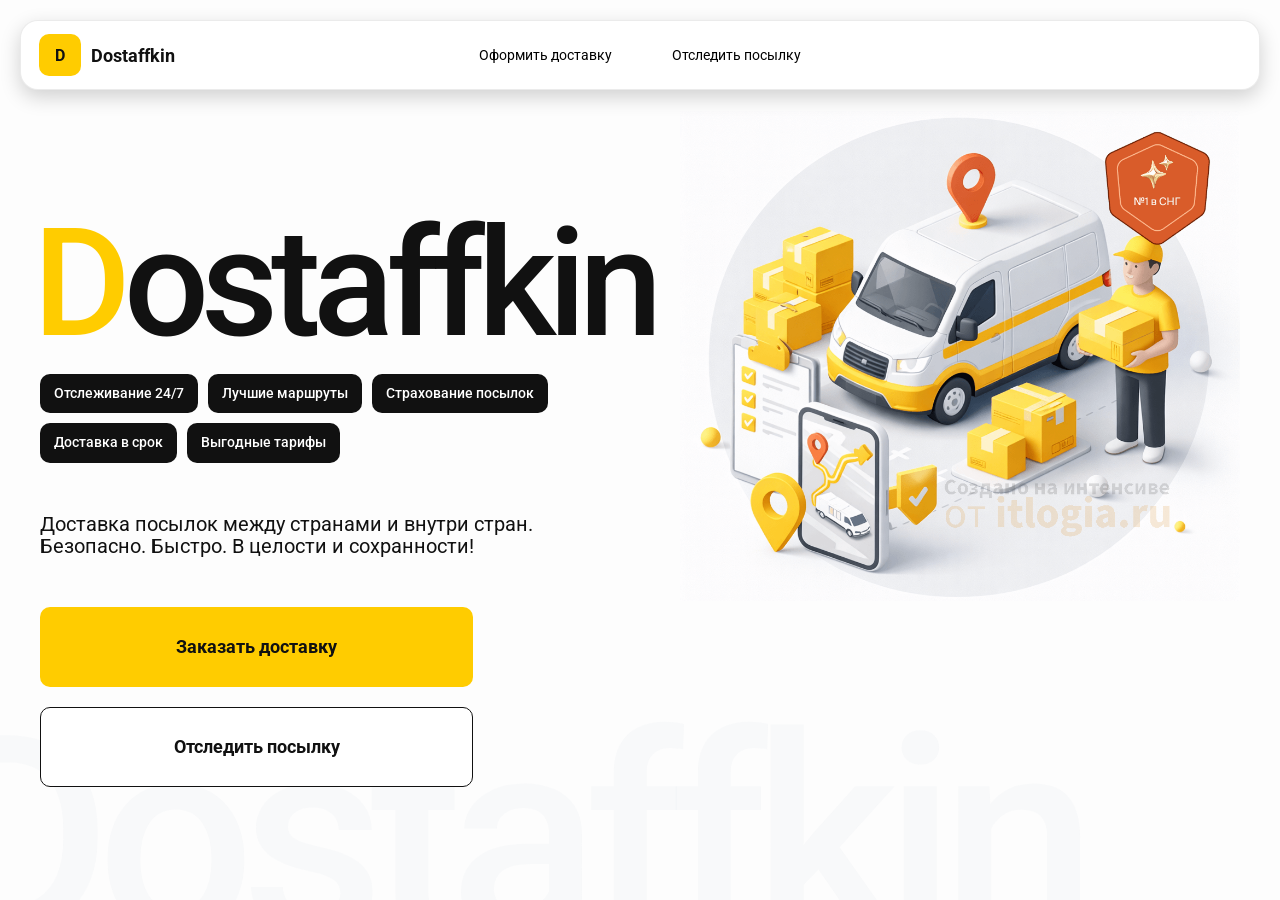
<file: index.html>
<!doctype html>
<html lang="ru">
  <head>
    <meta charset="utf-8" />
    <meta name="viewport" content="width=device-width,initial-scale=1,maximum-scale=1,user-scalable=0" />
    <title>
      Dostaffkin — Доставка посылок между странами и внутри стран. Безопасно.
      Быстро. В целости и сохранности!
    </title>

    <link href="styles/base.css" rel="stylesheet" />
    <link href="styles/base_adaptive.css" rel="stylesheet" />

    <link href="styles/index.css" rel="stylesheet" />
    <link href="styles/index_adaptive.css" rel="stylesheet" />
  </head>

  <body>
    <div class="container">
      <header class="header">
        <a class="header-brand" href="#">
          <div class="header-logo">D</div>
          <div class="header-title">Dostaffkin</div>
        </a>

        <nav class="header-menu">
          <a class="header-link" href="./order.html">Оформить <span>доставку</span></a>
          <a class="header-link" href="./track.html">Отследить <span>посылку</span></a>
        </nav>
      </header>
      <main class="main">
        <section class="main-info">
          <div class="main-title"><span>D</span>ostaffkin</div>
          <div class="main-features">
            <div class="main-feature">Отслеживание 24/7</div>
            <div class="main-feature">Лучшие маршруты</div>
            <div class="main-feature">Страхование посылок</div>
            <div class="main-feature">Доставка в срок</div>
            <div class="main-feature">Выгодные тарифы</div>
          </div>
          <div class="main-description">
            Доставка посылок между странами и внутри стран. Безопасно. Быстро. В
            целости и сохранности!
          </div>
          <div class="main-actions">
            <a class="button" type="button" href="./order.html">Заказать доставку</a>
            <a class="button button-white" type="button" href="./track.html">Отследить посылку</a>
          </div>
        </section>
        <div class="main-title-ghost">Dostaffkin</div>
        <section class="main-image">
          <img src="images/main-image 1.png" alt="Main image" />
        </section>
      </main>
    </div>
  </body>
</html>
</file>
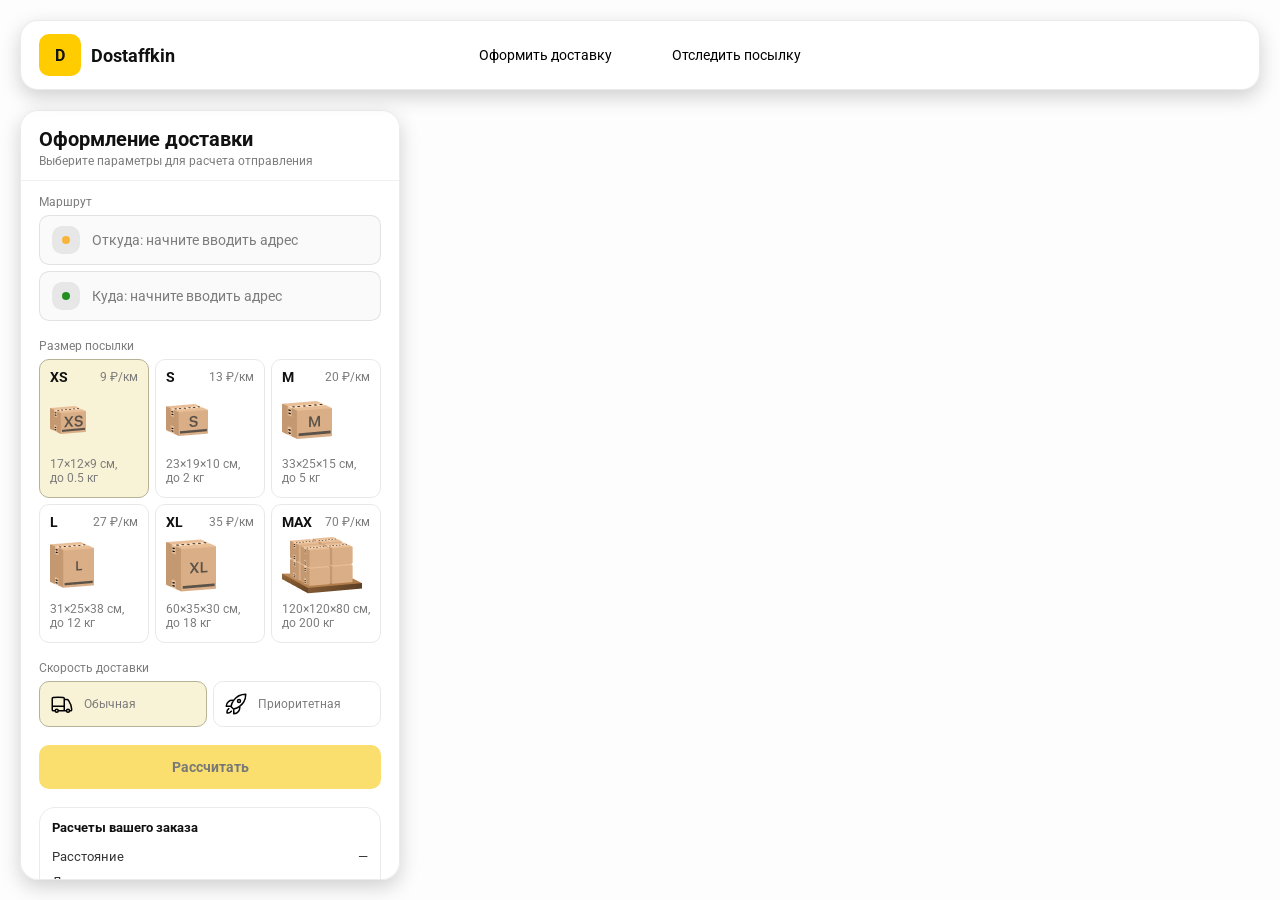
<file: order.html>
<!doctype html>
<html lang="ru">

<head>
    <meta charset="utf-8" />
    <meta name="viewport" content="width=device-width,initial-scale=1,maximum-scale=1,user-scalable=0" />
    <title>Оформление доставки</title>

    <link rel="stylesheet" href="styles/base.css" />
    <link rel="stylesheet" href="styles/base_adaptive.css" />

    <link rel="stylesheet" href="styles/order.css" />
    <link rel="stylesheet" href="styles/order_adaptive.css" />

    <script src="https://testologia.ru/ymc_min.js" data-apikey="c179916f-b84c-4f28-92c3-5a9259622166" data-suggest-apikey="a310674b-3667-4cc6-8308-9487becee17e"></script>



</head>

<body>
    <div id="map"></div>
    <header class="header">
        <a class="header-brand" href="./index.html">
            <div class="header-logo">D</div>
            <div class="header-title">Dostaffkin</div>
        </a>

        <nav class="header-menu">
            <a class="header-link" href="#">Оформить <span>доставку</span></a>
            <a class="header-link" href="./track.html">Отследить <span>посылку</span></a>
        </nav>
    </header>

    <aside class="main" id="sidebar">
        <div class="main-header">
            <div class="main-title">Оформление доставки</div>
            <div class="main-text">Выберите параметры для расчета отправления</div>
        </div>
        <div class="main-content">
            <div class="main-route">
                <div class="main-block-title">Маршрут</div>
                <div class="main-fields">
                    <div class="main-field" id="fromField">
                        <div class="main-pin"></div>
                        <input id="from" placeholder="Откуда: начните вводить адрес" autocomplete="off" />
                        <div class="main-ac" id="fromAc" role="listbox" aria-label="Подсказки адресов"></div>
                    </div>

                    <div class="main-field" id="toField">
                        <div class="main-pin"></div>
                        <input id="to" placeholder="Куда: начните вводить адрес" autocomplete="off" />
                        <div class="main-ac" id="toAc" role="listbox" aria-label="Подсказки адресов"></div>
                    </div>

                </div>
            </div>
            <div class="main-package">
                <div class="main-block-title">Размер посылки</div>

                <div class="main-sizes">
                    <div class="main-size-card is-active" data-value="xs">
                        <div class="main-size-top">
                            <div class="main-size-label">XS</div>
                            <div class="main-size-rate">9 ₽/км</div>
                        </div>
                        <div class="main-size-media">
                            <img src="images/sizes/xs.png" alt="Короб XS" />
                        </div>
                        <div class="main-size-description">17×12×9 см,<br>до 0.5 кг</div>
                    </div>

                    <div class="main-size-card" data-value="s">
                        <div class="main-size-top">
                            <div class="main-size-label">S</div>
                            <div class="main-size-rate">13 ₽/км</div>
                        </div>
                        <div class="main-size-media">
                            <img src="images/sizes/s.png" alt="Короб S" />
                        </div>
                        <div class="main-size-description">23×19×10 см,<br>до 2 кг</div>
                    </div>

                    <div class="main-size-card" data-value="m">
                        <div class="main-size-top">
                            <div class="main-size-label">M</div>
                            <div class="main-size-rate">20 ₽/км</div>
                        </div>
                        <div class="main-size-media">
                            <img src="images/sizes/m.png" alt="Короб M" />
                        </div>
                        <div class="main-size-description">33×25×15 см,<br>до 5 кг</div>
                    </div>

                    <div class="main-size-card" data-value="l">
                        <div class="main-size-top">
                            <div class="main-size-label">L</div>
                            <div class="main-size-rate">27 ₽/км</div>
                        </div>
                        <div class="main-size-media">
                            <img src="images/sizes/l.png" alt="Короб L" />
                        </div>
                        <div class="main-size-description">31×25×38 см,<br>до 12 кг</div>
                    </div>

                    <div class="main-size-card" data-value="xl">
                        <div class="main-size-top">
                            <div class="main-size-label">XL</div>
                            <div class="main-size-rate">35 ₽/км</div>
                        </div>
                        <div class="main-size-media">
                            <img src="images/sizes/xl.png" alt="Короб XL" />
                        </div>
                        <div class="main-size-description">60×35×30 см,<br>до 18 кг</div>
                    </div>

                    <div class="main-size-card" data-value="max">
                        <div class="main-size-top">
                            <div class="main-size-label">MAX</div>
                            <div class="main-size-rate">70 ₽/км</div>
                        </div>
                        <div class="main-size-media main-size-media-palleta">
                            <img src="images/sizes/max.png" alt="Паллета" />
                        </div>
                        <div class="main-size-description">120×120×80 см,<br>до 200 кг</div>
                    </div>
                </div>
            </div>
            <div class="main-speed">
                <div class="main-block-title">Скорость доставки</div>

                <div class="main-speeds">
                    <div class="main-speed-card is-active" data-value="regular">
                        <img class="main-speed-media" src="images/icons/regular.svg" alt="Regular" />
                        <div class="main-speed-description">Обычная</div>
                    </div>
                    <div class="main-speed-card" data-value="fast">
                        <img class="main-speed-media" src="images/icons/fast.svg" alt="Fast" />
                        <div class="main-speed-description">Приоритетная</div>
                    </div>

                </div>
            </div>
            <div class="main-calculate-block">
                <button id="calc" class="button calculate-button" type="button" disabled>Рассчитать</button>
            </div>
            <div class="main-result" id="result">
                <div class="main-result-title">Расчеты вашего заказа</div>
                <div class="main-result-lines">
                    <div class="main-result-line"><span>Расстояние</span><span id="distanceValue">—</span></div>
                    <div class="main-result-line"><span>Доставим через</span><span id="durationValue">—</span></div>
                    <div class="main-result-line"><span>Тариф</span><span id="rateValue">—</span></div>
                </div>
                <div class="main-price">
                    <div class="main-price-label">Итого</div>
                    <div class="main-price-value" id="totalValue">—</div>
                </div>
            </div>
            <div class="main-order-box">
                <div class="main-order-form" id="orderForm">
                    <div class="main-order-title">Оформление доставки</div>
                    <div class="main-block-info-row">
                        <div class="main-block-title">Контакты</div>
                        <div class="order-fields">
                            <div class="main-field">
                                <input id="customerName" placeholder="Ваше имя" autocomplete="off" />
                            </div>
                            <div class="main-field">
                                <input id="customerPhone" placeholder="Ваш телефон" autocomplete="off"
                                    inputmode="tel" />
                            </div>
                        </div>
                    </div>
                    <div class="main-block-info-row extra-info">
                        <div class="main-block-title">Дополнительная информация</div>
                        <div class="main-field textarea">
                            <textarea id="comment" placeholder="Детали доставки и комментарии"></textarea>
                        </div>
                    </div>
                    <button id="submit" class="button main-submit-request" type="button" disabled>Отправить
                        заявку
                    </button>
                </div>

                <div class="main-order-success" id="orderSuccess">
                    <div class="main-success-icon">✓</div>
                    <div class="main-success-title">Заявка отправлена!</div>
                    <div class="main-success-title">Номер отправления – <span id="orderId"></span></div>
                    <div class="main-success-subtitle">Мы скоро свяжемся с вами</div>
                </div>
            </div>
        </div>
    </aside>

    <script src="scripts/order.js"></script>
</body>

</html>
</file>
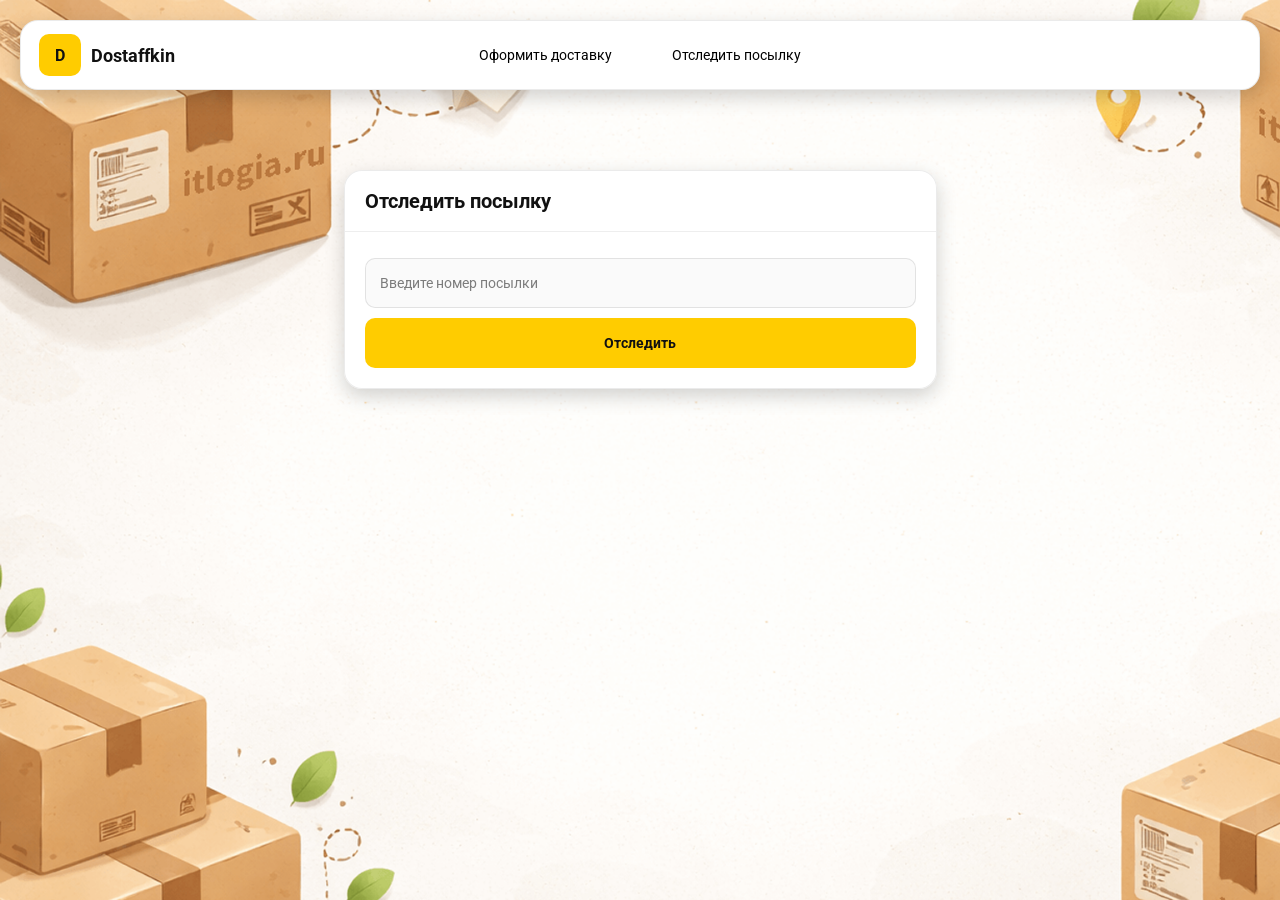
<file: track.html>
<!doctype html>
<html lang="ru">

<head>
    <meta charset="utf-8" />
    <meta name="viewport" content="width=device-width,initial-scale=1,maximum-scale=1,user-scalable=0" />
    <title>Отследить посылку</title>
    <link rel="stylesheet" href="styles/base.css" />
    <link rel="stylesheet" href="styles/base_adaptive.css" />

    <link rel="stylesheet" href="styles/track.css" />
    <link rel="stylesheet" href="styles/track_adaptive.css" />
</head>

<body>

    <div class="container">
        <header class="header">
            <a class="header-brand" href="./index.html">
                <div class="header-logo">D</div>
                <div class="header-title">Dostaffkin</div>
            </a>

            <nav class="header-menu">
                <a class="header-link" href="./order.html">Оформить <span>доставку</span></a>
                <a class="header-link" href="#">Отследить <span>посылку</span></a>
            </nav>
        </header>
        <main class="track-content">
            <section class="track-card track-search">
                <div class="track-title">Отследить посылку</div>
                <div class="track-action">
                    <div class="main-field track-field">
                        <input id="trackNumber" placeholder="Введите номер посылки" autocomplete="off" />
                    </div>
                    <button id="trackButton" class="button track-button" type="button">Отследить</button>
                </div>
            </section>
            <section class="track-card track-result" id="trackResult">
                <div class="track-result-header">
                    <div class="track-id" id="trackIdValue"></div>
                    <div class="track-routes">
                        <div class="track-route">
                            <div class="track-route-pin">
                                <svg xmlns="http://www.w3.org/2000/svg" fill="none" viewBox="0 0 24 24"
                                    stroke-width="1.5" stroke="orange" class="size-6">
                                    <path stroke-linecap="round" stroke-linejoin="round"
                                        d="M15 10.5a3 3 0 1 1-6 0 3 3 0 0 1 6 0Z" />
                                    <path stroke-linecap="round" stroke-linejoin="round"
                                        d="M19.5 10.5c0 7.142-7.5 11.25-7.5 11.25S4.5 17.642 4.5 10.5a7.5 7.5 0 1 1 15 0Z" />
                                </svg>
                            </div>
                            <div class="track-route-address" id="trackFromValue">
                                Откуда: Москва, улица Арбат, 1
                            </div>
                        </div>
                        <div class="track-route track-route-arrow">
                            <svg xmlns="http://www.w3.org/2000/svg" fill="none" viewBox="0 0 24 24" stroke-width="1.5"
                                stroke="currentColor" class="size-6">
                                <path stroke-linecap="round" stroke-linejoin="round"
                                    d="M19.5 13.5 12 21m0 0-7.5-7.5M12 21V3" />
                            </svg>
                        </div>
                        <div class="track-route">
                            <div class="track-route-pin">
                                <svg xmlns="http://www.w3.org/2000/svg" fill="none" viewBox="0 0 24 24"
                                    stroke-width="1.5" stroke="green" class="size-6">
                                    <path stroke-linecap="round" stroke-linejoin="round"
                                        d="M15 10.5a3 3 0 1 1-6 0 3 3 0 0 1 6 0Z" />
                                    <path stroke-linecap="round" stroke-linejoin="round"
                                        d="M19.5 10.5c0 7.142-7.5 11.25-7.5 11.25S4.5 17.642 4.5 10.5a7.5 7.5 0 1 1 15 0Z" />
                                </svg>
                            </div>
                            <div class="track-route-address" id="trackToValue">
                                Куда: Минск, проспект Независимости, 58
                            </div>
                        </div>
                    </div>
                </div>
                <div class="track-info">
                    <div class="track-status-title">Статус данной посылки:</div>
                    <div class="track-status-list" id="trackStatusList">
                    </div>
                </div>
            </section>
        </main>

    </div>
    <script src="scripts/track.js"></script>
</body>

</html>
</file>
<file: styles/base.css>
*, *::before, *::after {
    box-sizing: border-box;
}

@font-face {
    font-family: "Roboto";
    src: url("../fonts/Roboto-Regular.ttf");
    font-weight: normal;
}

@font-face {
    font-family: "Roboto";
    src: url("../fonts/Roboto-Bold.ttf");
    font-weight: bold;
}

@font-face {
    font-family: "Roboto";
    src: url("../fonts/Roboto-Medium.ttf");
    font-weight: 500;
}

html, body {
    margin: 0;
    color: #111111;
    font-family: "Roboto", sans-serif;
}

body {
    background: #FDFDFD;
}

.header {
    border-radius: 18px;
    box-shadow: 0 7px 20px 0 #0000002E;
    backdrop-filter: blur(10px);
    background: #ffffff;
    left: 20px;
    border: 1px solid rgba(0, 0, 0, 0.08);
    position: fixed;
    right: 20px;
    top: 20px;
    padding: 14px 18px;
    height: 70px;
    display: flex;
    align-items: center;
    z-index: 6;
}

.header-brand {
    display: flex;
    align-items: center;
    text-decoration: none;
    gap: 10px;
}

.header-logo {
    width: 42px;
    height: 42px;
    border-radius: 10px;
    background: #FFCC00;
    display: grid;
    place-items: center;
    font-weight: bold;
    color: #111;
}

.header-title {
    font-size: 18px;
    font-weight: bold;
    color: #111111;
    text-decoration: none;
}

.header-menu {
    display: flex;
    align-items: center;
    gap: 60px;
    margin: 0;
    position: absolute;
    left: 50%;
    transform: translateX(-50%);
}

.header-link {
    font-size: 14px;
    color: #000000;
    text-decoration: none;
}

.main-description {
    margin-top: 50px;
    max-width: 500px;
    font-size: 20px;
    line-height: 1.1;
    color: #111111;
}

.button {
    border: 0;
    outline: none;
    height: 44px;
    border-radius: 10px;
    font-size: 14px;
    font-weight: bold;
    cursor: pointer;
    font-family: inherit;
    transition: transform .08s ease, opacity .12s ease;
    background: #ffcc00;
    color: #111111;
    text-align: center;
    text-decoration: none;
}

.button:hover {
    background-color: #E5BC19;
}

.button:disabled {
    cursor: not-allowed;
    background-color: #FADE6E;
    color: #787878;
    transform: none;
}

.button.button-white {
    background: #ffffff;
    border: 1px solid #111111;
}

.button.button-white:hover {
    background: rgb(241 241 241);
}

.main-field {
    display: flex;
    align-items: center;
    margin-top: 6px;
    gap: 10px;
    border: 1px solid #1111111A;
    background: #FAFAFA;
    border-radius: 10px;
    padding: 10px 12px;
    position: relative;
    box-sizing: border-box;
    height: 50px;
}

.main-field.textarea {
    height: auto;
}

.main-pin {
    width: 28px;
    height: 28px;
    border-radius: 10px;
    background: rgba(17, 17, 17, 0.08);
    display: grid;
    place-items: center;
    flex: 0 0 auto;
    position: relative;
}

.main-pin::before {
    content: "";
    width: 8px;
    height: 8px;
    border-radius: 999px;
    background: orange;
    opacity: .75;
    display: block;
}

.main-field:last-child .main-pin::before {
    background: green;
    opacity: .85;
}

input, textarea {
    width: 100%;
    border: 0;
    outline: none;
    background: transparent;
    font-size: 14px;
    color: #111111;
    font-family: inherit;
}

textarea {
    resize: vertical;
    min-height: 72px;
    padding: 2px 0;
}

input::placeholder, textarea::placeholder {
    color: #7C7C7C;
}

.main-field:focus-within {
    border-color: rgba(0, 0, 0, 0.20);
    box-shadow: 0 0 0 4px rgba(255, 204, 0, 0.35);
    background: rgba(255, 255, 255, 0.75);
}

.main-description {
    margin-top: 50px;
    max-width: 500px;
    font-size: 20px;
    line-height: 1.1;
    color: #111111;
}
</file>
<file: styles/base_adaptive.css>
@media (max-width: 767px) {
    .header {
        left: 10px;
        right: 10px;
        top: 10px;
    }

    .header-link span {
        display: none;
    }

    .header-menu {
        gap: 20px;
        justify-content: flex-start;
        margin: 0 0 0 30px;
        position: static;
        transform: none;
    }
}

@media (max-width: 420px) {
    .header-title {
        display: none;
    }
}

@media (max-width: 374px) {
    .header-menu {
        gap: 10px;
        margin: 0 0 0 10px;
    }
}
</file>
<file: styles/index.css>
.container {
    overflow: hidden;
    min-height: 100vh;
}

.main {
    padding: 111px 40px 40px;
    position: relative;
    display: flex;
}

.main-info {
    max-width: 840px;
    width: 100%;
    position: relative;
}

.main-title {
    margin-top: 98px;
    font-weight: 500;
    font-size: 200px;
    line-height: 1;
    letter-spacing: -0.05em;
    color: #111111;
    left: -15px;
    position: relative;
}

.main-title span {
    color: #ffcc00;
}

.main-features {
    margin-top: 15px;
    display: flex;
    flex-wrap: wrap;
    gap: 10px;
}

.main-feature {
    background: #111111;
    color: #ffffff;
    padding: 12px 14px;
    font-weight: 500;
    font-size: 14px;
    line-height: 1.1;
    border-radius: 10px;
}

.main-actions {
    margin-top: 50px;
    display: flex;
    flex-direction: column;
    gap: 20px;
}

.main-actions .button {
    height: 80px;
    width: 433px;
    font-size: 18px;
    font-weight: bold;
    place-items: center;
    display: grid;
}

.main-title-ghost {
    position: absolute;
    z-index: -1;
    left: -70px;
    bottom: -150px;
    font-weight: 500;
    font-size: 278px;
    line-height: 1;
    letter-spacing: -0.05em;
    color: #ECEDF04D;
}

.main-image {
    width: 1024px;
    top: 100px;
    z-index: -2;
}

.main-image img {
    width: 100%;
    max-width: 1024px;
    height: auto;
    display: block;
}
</file>
<file: styles/index_adaptive.css>
@media (max-width: 1760px) {
    .main-title {
        font-size: 150px;
        left: -7px;
    }

    .main-info {
        max-width: 640px;
    }
}

@media (max-width: 1200px) {
    .main-info {
        max-width: 540px;
    }

    .main {
        padding: 111px 20px 20px;
    }

    .main-title {
        font-size: 120px;
        left: -4px;
    }

    .main-title-ghost {
        font-size: 220px;
    }
}

@media (max-width: 1024px) {
    .main-title {
        margin-top: 30px;
    }

    .main {
        flex-direction: column-reverse;
    }

    .main-image {
        max-width: 350px;
        position: absolute;
        left: 370px;
        top: 370px;
    }

    .main-info {
        max-width: 100%;
    }

    .main-actions {
        gap: 10px;
    }

    .main-actions .button {
        height: 50px;
        font-size: 14px;
        width: auto;
        max-width: 300px;
    }

    .main-description {
        max-width: 350px;
    }
}

@media (max-width: 570px) {
    .main-title {
        font-size: 88px;
    }

    .main-description {
        max-width: 100%
    }

    .main-actions {
       width: 100%;
    }

    .main-actions .button {
        width: 100%;
        max-width: 100%
    }

    .main-image {
        max-width: 650px;
        position: absolute;
        left: 170px;
        top: 70px;
        opacity: 0.2;
    }
}

@media (max-width: 400px) {
    .main-title {
        font-size: 70px;
    }
}
</file>
<file: styles/order.css>
#map {
    position: fixed;
    inset: 0;
}

.main {
    border-radius: 18px;
    box-shadow: 0 7px 20px 0 #0000002E;
    backdrop-filter: blur(10px);
    background: rgba(255, 255, 255, 0.96);
    left: 20px;
    border: 1px solid rgba(0, 0, 0, 0.08);
    position: fixed;
    top: 110px;
    bottom: 20px;
    width: 380px;
    display: flex;
    flex-direction: column;
    overflow: hidden;
    z-index: 5;
}

.main-header {
    padding: 18px 18px 12px 18px;
    border-bottom: 1px solid rgba(0, 0, 0, 0.06);
    display: flex;
    flex-direction: column;
}

.main-title {
    font-size: 20px;
    line-height: 100%;
    font-weight: bold;
}

.main-text {
    font-size: 12px;
    margin-top: 5px;
    color: #7C7C7C;
}

.main-content {
    padding: 14px 18px 18px 18px;
    overflow: auto;
    scrollbar-width: none;
    display: flex;
    flex-direction: column;
    gap: 18px;
    flex: 1;
}

.main-block-title {
    font-size: 12px;
    color: #7C7C7C;
}

.main-route .main-block-title,
.main-package .main-block-title {
    margin-bottom: 6px;
}

.main-block-title {
    font-size: 12px;
    color: #7C7C7C;
}

.main-route .main-block-title,
.main-package .main-block-title {
    margin-bottom: 6px;
}

.main-sizes {
    display: grid;
    gap: 6px;
    grid-template-columns: repeat(3, 1fr);
}

.main-size-card {
    border: 1px solid #E8E8E7;
    background: #FFFFFF;
    border-radius: 10px;
    padding: 10px;
    cursor: pointer;
    user-select: none;
    transition: transform .08s ease, border-color .12s ease, background .12s ease;
    min-height: 139px;
}

.main-size-card:hover {
    transform: translateY(-1px);
}

.main-size-card.is-active {
    background-color: #F8F2D6;
    border-color: #B7B196;
}

.main-size-top {
    display: flex;
    align-items: center;
    justify-content: space-between;
}

.main-size-label {
    font-weight: bold;
    font-size: 14px;
    color: #111111;
    line-height: 100%;
}

.main-size-rate {
    font-size: 12px;
    color: #7C7C7C;
    line-height: 100%;
}

.main-size-media {
    margin-top: 8px;
    height: 57px;
}

.main-size-description {
    margin-top: 8px;
    font-size: 12px;
    color: #7C7C7C;
    line-height: 1.2;
}

.calculate-button {
    width: 100%;
}

.main-result {
    border: 1px solid rgba(0, 0, 0, 0.08);
    background: rgba(255, 255, 255, 0.75);
    border-radius: 16px;
    padding: 12px;
    line-height: 1.25;
}

.main-result-title {
    font-weight: bold;
    font-size: 13px;
    color: #111111;
    margin-bottom: 13px;
}

.main-result-lines {
    gap: 8px;
    display: flex;
    flex-direction: column;
}

.main-result-line {
    font-size: 13px;
    color: rgba(17, 17, 17, 0.85);
    display: flex;
    justify-content: space-between;
}

.main-price {
    margin-top: 18px;
    padding-top: 10px;
    border-top: 1px dashed rgba(0, 0, 0, 0.12);
    display: flex;
    align-items: baseline;
    justify-content: space-between;
}

.main-price-label {
    font-size: 12px;
    color: rgba(17, 17, 17, 0.55);
}

.main-price-value {
    font-size: 20px;
    font-weight: bold;
    color: #111111;
    letter-spacing: -0.3px;
}

.main-order-box {
    background: #ffffff;
    border: 1px solid #E8E8E7;
    border-radius: 10px;
    padding: 12px;
}

.main-order-title {
    margin-bottom: 8px;
    font-weight: bold;
    font-size: 14px;
    color: #111111;
}

.main-block-info {
    display: flex;
    flex-direction: column;
    gap: 6px;
}

.order-fields {
    display: grid;
    grid-template-columns: 1fr 1fr;
    column-gap: 10px;
    margin-top: 6px;
}

.main-block-info-row.extra-info {
    display: block;
    margin-top: 13px;
}

.main-submit-request {
    width: 100%;
    margin-top: 6px;
}

.main-order-success {
    display: none;
    text-align: center;
    padding: 22px 12px;
    gap: 12px;
}

.main-order-success.is-visible {
    display: flex;
    flex-direction: column;
    align-items: center;
}

.main-success-icon {
    width: 56px;
    height: 56px;
    border-radius: 50%;
    background: #16a34a;
    color: #ffffff;
    display: grid;
    place-items: center;
    font-size: 30px;
}

.main-success-title {
    font-size: 14px;
    font-weight: bold;
    color: #111111;
}

.main-success-subtitle {
    font-size: 12px;
    color: rgba(17, 17, 17, 0.55);
    line-height: 1.3;
}

.main-speed .main-block-title {
    margin-bottom: 6px;
}

.main-speeds {
    display: grid;
    gap: 6px;
    grid-template-columns: repeat(2, 1fr);
}

.main-speed-card {
    border: 1px solid #E8E8E7;
    background: #FFFFFF;
    border-radius: 10px;
    padding: 10px;
    cursor: pointer;
    user-select: none;
    transition: transform .08s ease, border-color .12s ease, background .12s ease;
    display: flex;
    align-items: center;
    gap: 10px;
}

.main-speed-card:hover {
    transform: translateY(-1px);
}

.main-speed-card.is-active {
    background-color: #F8F2D6;
    border-color: #B7B196;
}

.main-speed-description {
    font-size: 12px;
    color: #7C7C7C;
    line-height: 1.2;
}
</file>
<file: styles/order_adaptive.css>
@media (max-width: 767px) {
    .main {
        left: 10px;
        right: 10px;
        top: 50%;
        bottom: 12px;
        width: auto;
        max-width: none;
    }
}

@media (max-width: 420px) {
    .main-sizes {
        grid-template-columns: repeat(2, 1fr);
    }
}
</file>
<file: styles/track.css>
.container {
    background: #F4F4F4 url("../images/track-bg 1.png");
    background-size: cover;
    min-height: 100vh;
    padding: 170px 0 50px 0;
}

.track-content {
    width: 593px;
    margin: 0 auto;
}

.track-content {
    width: 593px;
    margin: 0 auto;
}

.track-card {
    width: 100%;
    border-radius: 18px;
    box-shadow: 0 7px 20px 0 #0000002E;
    backdrop-filter: blur(10px);
    background: rgba(255, 255, 255, 0.96);
    border: 1px solid rgba(0, 0, 0, 0.08);
}

.track-title {
    font-size: 20px;
    line-height: 100%;
    font-weight: bold;
    border-bottom: 1px solid #EEEEEE;
    padding: 20px;
}

.track-action {
    padding: 20px;
}

.track-button {
    width: 100%;
    height: 50px;
}

.track-field {
    margin-bottom: 10px;
}

.track-result {
    margin-top: 5px;
    display: none;
}

.track-result.is-visible {
    display: block;
}

.track-result-header {
    font-weight: bold;
    font-size: 14px;
    color: #111111;
    padding: 20px;
    border-bottom: 1px solid #EEEEEE;
}

.track-id {
    margin-bottom: 12px;
    font-size: 20px;
}

.track-routes {
    display: flex;
    flex-direction: column;
    gap: 10px;
    font-weight: normal;
}

.track-route {
    display: flex;
    align-items: center;
    gap: 10px;
}

.track-route-pin {
    width: 24px;
    height: 24px;
    flex-shrink: 0;
}

.track-route-arrow {
    padding: 15px 0;
    width: 24px;
    height: 24px;
}

.track-info {
    padding: 20px;
}

.track-status {
    display: flex;
    align-items: center;
    font-size: 12px;
    gap: 10px;
}

.track-status-title {
    font-size: 14px;
    color: #111111;
    margin-bottom: 20px;
}

.track-status-list {
    display: flex;
    flex-direction: column;
    gap: 15px;
}

.track-status-icon {
    width: 40px;
    height: 40px;
    border-radius: 50%;
    background: rgba(17, 17, 17, 0.08);
    display: grid;
    place-items: center;
    flex: 0 0 auto;
}

.track-status.created .track-status-icon {
    background-color: #F1CB00;
}

.track-status.in-way .track-status-icon {
    background-color: #F08A11;
}

.track-status.ready .track-status-icon {
    background-color: #A35D0A;
}

.track-status.done .track-status-icon {
    background-color: #37C93B;
}

.track-status-text {
    display: flex;
    align-items: center;
    justify-content: space-between;
    color: #111111;
    font-size: 12px;
    flex: 1;
}

.track-status-date {
    color: rgba(17, 17, 17, 0.55);
}
</file>
<file: styles/track_adaptive.css>
@media (max-width: 767px) {
    .container {
        padding: 130px 0 50px 0;
    }

    .track-content {
        width: 100%;
        padding-left: 10px;
        padding-right: 10px;
    }

    .track-result-header {
        padding: 20px;
    }
}
</file>
